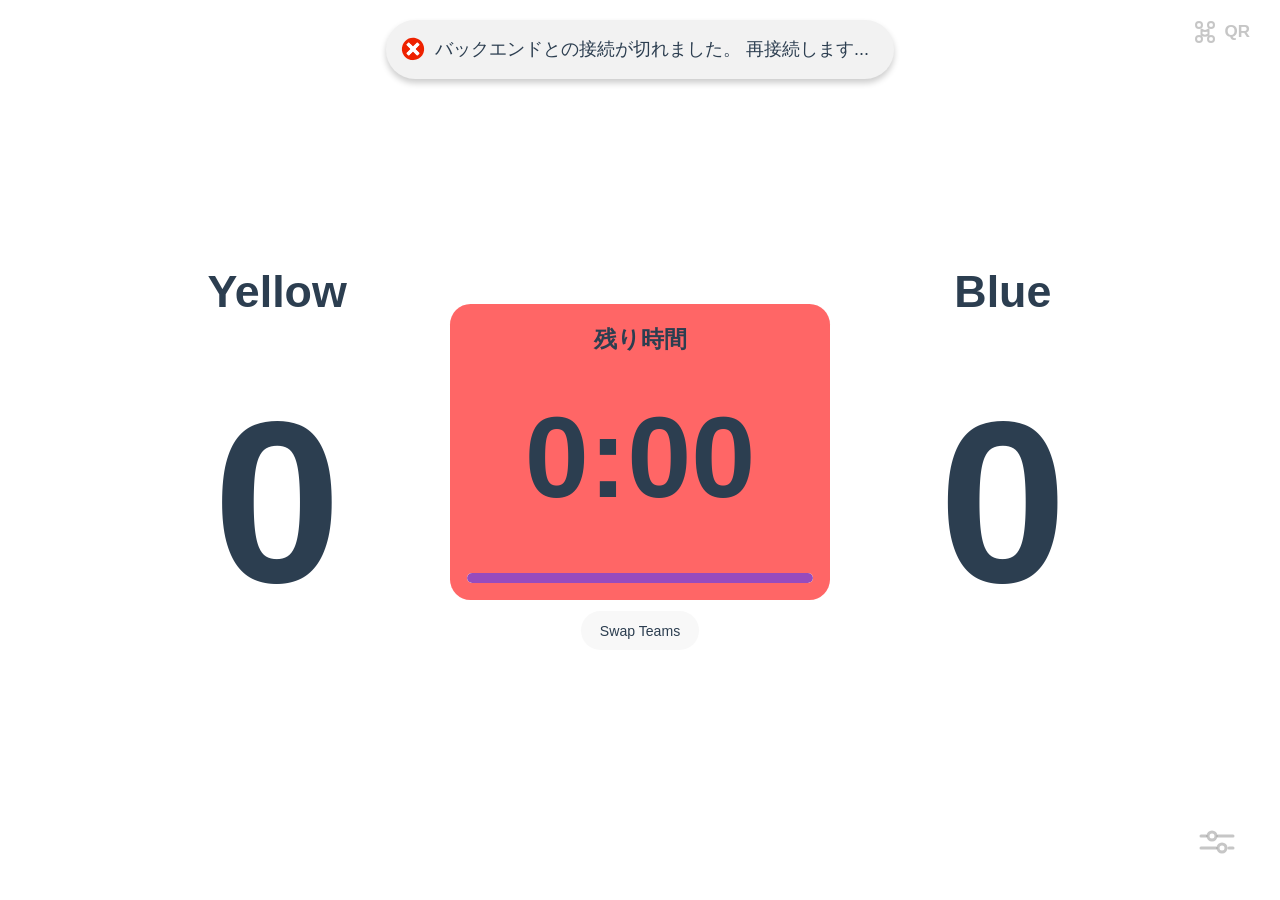
<file: app/src/main/resources/scoreboard/index.html>
<!DOCTYPE html>
<html lang="en">
  <head>
    <meta charset="UTF-8">
    <link rel="icon" href="./favicon.ico">
    <meta name="viewport" content="width=device-width, initial-scale=1.0">
    <title>Scoreboard</title>
    <script type="module" crossorigin src="./assets/index-BnPQitct.js"></script>
    <link rel="stylesheet" crossorigin href="./assets/index-BTsybE3x.css">
  </head>
  <body>
    <div id="app"></div>
  </body>
</html>
</file>
<file: app/src/main/resources/scoreboard/assets/index-BTsybE3x.css>
:root{--vt-c-white: #ffffff;--vt-c-white-soft: #f8f8f8;--vt-c-white-mute: #f2f2f2;--vt-c-black: #181818;--vt-c-black-soft: #222222;--vt-c-black-mute: #282828;--vt-c-indigo: #2c3e50;--vt-c-divider-light-1: rgba(60, 60, 60, .29);--vt-c-divider-light-2: rgba(60, 60, 60, .12);--vt-c-divider-dark-1: rgba(84, 84, 84, .65);--vt-c-divider-dark-2: rgba(84, 84, 84, .48);--vt-c-text-light-1: var(--vt-c-indigo);--vt-c-text-light-2: rgba(60, 60, 60, .66);--vt-c-text-dark-1: var(--vt-c-white);--vt-c-text-dark-2: rgba(235, 235, 235, .64)}:root{--vt-c-background-light-mat: #e6e6e6;--vt-c-background-dark-mat: #333333;--accent-purple: #974bbd;--vt-c-text-purple-light: #1c051f;--vt-c-text-purple-dark: #e1c1e7;--vt-c-background-purple-light: #e4cce8;--vt-c-background-purple-dark: #41205c;--vt-c-background-purple-light-mute: #d8b8de;--vt-c-background-purple-dark-mute: #582d7a;--vt-c-background-light-hazard: #ff6666;--vt-c-background-dark-hazard: #993d3d;--vt-c-start-modal-background-light: rgba(237, 237, 252, .9);--vt-c-start-modal-background-dark: rgba(50, 50, 80, .9)}:root{--color-background: var(--vt-c-white);--color-background-soft: var(--vt-c-white-soft);--color-background-mute: var(--vt-c-white-mute);--color-background-mat: var(--vt-c-background-light-mat);--color-background-btn2: rgba(0, 0, 0, .065);--color-background-console: var(--vt-c-white);--color-background-hazard: var(--vt-c-background-light-hazard);--color-border: var(--vt-c-divider-light-2);--color-border-hover: var(--vt-c-divider-light-1);--color-border-console: rgba(60, 60, 60, .2);--color-start-modal-background: var(--vt-c-start-modal-background-light);--color-heading: var(--vt-c-text-light-1);--color-text: var(--vt-c-text-light-1);--color-text-purple: var(--vt-c-text-purple-light);--color-background-purple: var(--vt-c-background-purple-light);--color-background-purple-mute: var(--vt-c-background-purple-light-mute);--accent-purple-hover: #8a40af;--accent-purple-weak: #be99d1;--section-gap: 160px}@media (prefers-color-scheme: dark){:root{--color-background: var(--vt-c-black);--color-background-soft: var(--vt-c-black-soft);--color-background-mute: var(--vt-c-black-mute);--color-background-mat: var(--vt-c-background-dark-mat);--color-background-btn2: var(--vt-c-background-dark-mat);--color-background-console: var(--vt-c-black-soft);--color-background-hazard: var(--vt-c-background-dark-hazard);--color-border: var(--vt-c-divider-dark-2);--color-border-hover: var(--vt-c-divider-dark-1);--color-border-console: rgba(255, 255, 255, 0);--color-start-modal-background: var(--vt-c-start-modal-background-dark);--color-heading: var(--vt-c-text-dark-1);--color-text: var(--vt-c-text-dark-2);--color-text-purple: var(--vt-c-text-purple-dark);--color-background-purple: var(--vt-c-background-purple-dark);--color-background-purple-mute: var(--vt-c-background-purple-dark-mute);--accent-purple-hover: #a25ec7;--accent-purple-weak: #652685}}:root{--font-size-ui-label: 1.3rem;--font-size-ui-txt-1: 1.3rem;--font-weight-ui-label: 500}@media (max-width: 600px){:root{--font-size-ui-label: 1.5rem;--font-size-ui-txt-1: 1.3rem;--font-weight-ui-label: 700}}:root{--vsbs-background: var(--color-background-console);--vsbs-handle-background: var(--color-border);--vsbs-shadow-color: var(--color-border-console)}*,*:before,*:after{box-sizing:border-box;margin:0;font-weight:400}body{min-height:100vh;color:var(--color-text);background:var(--color-background);transition:color .5s,background-color .5s;line-height:1.6;font-family:Inter,-apple-system,BlinkMacSystemFont,Segoe UI,Roboto,Oxygen,Ubuntu,Cantarell,Fira Sans,Droid Sans,Helvetica Neue,sans-serif;font-size:15px;text-rendering:optimizeLegibility;-webkit-font-smoothing:antialiased;-moz-osx-font-smoothing:grayscale}#app{margin:0 auto;padding:2rem;font-weight:400}a,.green{text-decoration:none;color:#00bd7e;transition:.4s;padding:3px}@media (hover: hover){a:hover{background-color:#00bd7e33}}@media (min-width: 1024px){body{display:flex;place-items:center}#app{display:grid;grid-template-columns:1fr 1fr;padding:0 2rem}}.team-score[data-v-6b1c99f3]{text-align:center}.team-name-input[data-v-6b1c99f3]{font-family:inherit;font-size:3.5vw;color:var(--color-text);text-align:center;border:none;background-color:transparent;font-weight:700;margin-top:4vw;width:22vw;transition:.2s}.score[data-v-6b1c99f3]{font-size:18vw;font-weight:700;transition:.2s}.goal[data-v-6b1c99f3]{transform:scale(1.3);transition:.3s;color:var(--accent-purple)}@media (orientation: portrait){.team-name-input[data-v-6b1c99f3]{font-size:4vw}.score[data-v-6b1c99f3]{font-size:22vw}}.timer-container[data-v-5ce8ae3c]{text-align:center;background-color:var(--color-background-mute);width:100%;padding:4.5%;border-radius:1.6vw;transition:background-color .5s}.timer-container[data-time-remaining="0"][data-v-5ce8ae3c]{background-color:var(--color-background-hazard)}.timer[data-v-5ce8ae3c]{font-size:9vw;font-weight:700;margin:.6vw 1.2vw 1.8vw}.timer-label[data-v-5ce8ae3c]{font-size:1.8vw;font-weight:600}.progress-bar[data-v-5ce8ae3c]{height:.8vw;width:100%;background-color:var(--color-background-mat);border-radius:.4vw;margin-top:auto;overflow:hidden}.progress-bar-fill[data-v-5ce8ae3c]{height:100%;background-color:var(--accent-purple);transition:width .5s ease;border-radius:.4vw}@media (orientation: portrait){.timer-label[data-v-5ce8ae3c]{font-size:2.5vw}}.scoreboard[data-v-d30dc5d4]{width:100%;display:flex;justify-content:center;align-items:center}.team-left[data-v-d30dc5d4],.team-right[data-v-d30dc5d4]{text-align:center;width:28%}.center_area[data-v-d30dc5d4]{text-align:center;width:35%;min-height:30vh;display:flex;flex-direction:column;justify-content:center;align-items:center;padding:1%}.spacer[data-v-d30dc5d4]{width:100%;height:6vh}.swap-button[data-v-d30dc5d4]{display:flex;justify-content:center;font-family:inherit;background-color:var(--color-background-soft);border:none;padding:3% 5%;margin-top:3%;font-size:1.1vw;color:var(--color-text);border-radius:3vh;cursor:pointer}.swap-button[data-v-d30dc5d4]:hover{background-color:var(--color-background-mute)}.swap-button[data-v-d30dc5d4]:active{background-color:var(--color-text);color:var(--color-background)}@media (orientation: portrait){.team-left[data-v-d30dc5d4],.team-right[data-v-d30dc5d4]{width:30%}.team-left[data-v-d30dc5d4]{transform:translate(-20%)}.team-right[data-v-d30dc5d4]{transform:translate(20%)}.center_area[data-v-d30dc5d4]{width:40%}.spacer[data-v-d30dc5d4]{height:3vh}.swap-button[data-v-d30dc5d4]{width:100%;border-radius:2vw;padding:7% 0;font-size:2.5vw;margin-top:6%;background-color:var(--color-background-mute)}}.modal-overlay[data-v-fdd7f0d8]{position:fixed;top:0;left:0;width:100%;height:100%;background-color:var(--color-start-modal-background);-webkit-backdrop-filter:blur(10px);backdrop-filter:blur(10px);display:flex;justify-content:center;align-items:center;z-index:1000}.start-container[data-v-fdd7f0d8]{display:flex;flex-direction:column;align-items:center;justify-content:center;overflow:hidden}.message-container[data-v-fdd7f0d8]{border-radius:50px;padding:20px 40px;text-align:center;width:60vw}.message[data-v-fdd7f0d8]{font-size:8vw;font-weight:700;color:var(--color-text);text-shadow:2px 2px 1px rgba(0,0,0,.3),-2px -2px 1px rgba(255,255,255,.5);animation:grow-fade-fdd7f0d8 1.2s infinite alternate ease-in-out}.slide-bar[data-v-fdd7f0d8]{position:absolute;width:40vw;height:1.8vw;border-radius:1vw;box-shadow:3px 3px 1px #0000004d,-3px -3px 1px #ffffff80}.top[data-v-fdd7f0d8]{top:28%;background-image:linear-gradient(45deg,#743fd7,#ae61f9);animation:slide-top-fdd7f0d8 1s cubic-bezier(.48,.91,.51,.05) forwards}.bottom[data-v-fdd7f0d8]{bottom:28%;background-image:linear-gradient(45deg,#ae61f9,#743fd7);animation:slide-bottom-fdd7f0d8 1s cubic-bezier(.48,.91,.51,.05) forwards}@keyframes grow-fade-fdd7f0d8{0%{transform:scale(.8);opacity:.8}60%{transform:scale(1);opacity:1}to{transform:scale(2);opacity:0}}@keyframes slide-top-fdd7f0d8{0%{transform:translate(-300%)}to{transform:translate(300%)}}@keyframes slide-bottom-fdd7f0d8{0%{transform:translate(300%)}to{transform:translate(-300%)}}.modal-backdrop[data-v-dbe3ed85]{position:fixed;top:0;left:0;width:100vw;height:100vh;background:linear-gradient(45deg,#75245e,#411d71);background-size:100% 100%;animation:gradient-animation-dbe3ed85 1s ease infinite;display:flex;justify-content:center;align-items:center;z-index:1000}@keyframes gradient-animation-dbe3ed85{0%{background-position:0% 50%}50%{background-position:100% 50%}to{background-position:0% 50%}}.modal-content[data-v-dbe3ed85]{display:flex;justify-content:center;align-items:center;color:#fff;transform:scale(1);transition:transform .1s ease-out}.goal-text span[data-v-dbe3ed85]{opacity:0;font-family:inherit;font-size:20vw;font-weight:600;transform:scale(0);display:inline-block;transition:opacity .1s ease,transform .1s ease}.goal-text span.visible[data-v-dbe3ed85]{opacity:1;transform:scale(1)}.modal-content.scale-up[data-v-dbe3ed85]{transform:scale(2)}.v-enter-from[data-v-dbe3ed85],.v-leave-to[data-v-dbe3ed85]{opacity:0;transition:opacity .5s ease}.modal-overlay[data-v-11b93ad9]{position:fixed;top:0;left:0;width:100vw;height:100vh;background:var(--color-background);display:flex;justify-content:center;align-items:center;z-index:1000}.modal-content[data-v-11b93ad9]{position:relative;width:100%;height:100%;background:transparent;display:flex;flex-direction:column;justify-content:center;align-items:center}.goal-text[data-v-11b93ad9]{position:relative;margin:0%;padding:0%;font-size:7vw;font-weight:700;color:var(--color-text);opacity:0;transform:scale(1.4);animation:fade-in-11b93ad9 .2s ease forwards}.goal-text.enlarge[data-v-11b93ad9]{animation:enlarge-11b93ad9 .1s ease forwards}.animated-goals[data-v-11b93ad9]{display:grid;grid-template-rows:repeat(7,minmax(0,1fr));position:absolute}.goal-row[data-v-11b93ad9]{opacity:0;margin:0%;animation:fade-in-11b93ad9 .2s ease forwards}.below-center[data-v-11b93ad9]{animation:fade-in-move-up-11b93ad9 .2s ease forwards}.above-center[data-v-11b93ad9]{animation:fade-in-move-down-11b93ad9 .2s ease forwards}.goal-fade[data-v-11b93ad9]{color:#0000;-webkit-text-stroke:3px var(--color-text)}@keyframes fade-in-11b93ad9{0%{opacity:0}to{opacity:1}}@keyframes enlarge-11b93ad9{0%{transform:scale(1)}to{transform:scale(2.5);opacity:1}}@keyframes fade-in-move-up-11b93ad9{0%{opacity:0;transform:translateY(-10vw)}to{opacity:1;transform:translateY(0)}}@keyframes fade-in-move-down-11b93ad9{0%{opacity:0;transform:translateY(+10vw)}to{opacity:1;transform:translateY(0)}}.notification[data-v-53342e91]{position:fixed;top:0%;min-height:24px;display:flex;align-items:center;background-color:var(--color-background-mute);font-size:18px;color:var(--color-text);padding:15px;border-radius:29px;box-shadow:0 4px 6px #0003;justify-content:center;transition:top .3s ease,opacity .3s ease;z-index:1000}.notification.slide-in[data-v-53342e91]{top:-20px;opacity:0}.notification.show[data-v-53342e91]{top:20px;opacity:1}.notification.slide-out[data-v-53342e91]{top:-50px;opacity:0}.notification.info[data-v-53342e91],.notification.success[data-v-53342e91],.notification.error[data-v-53342e91]{background-color:var(--color-background-mute)}.message[data-v-53342e91]{margin-left:10px;margin-right:10px}@media (orientation: portrait){.notification[data-v-53342e91]{font-size:1rem;max-width:80%}}.adjust-score[data-v-289d903a]{display:flex;flex-direction:column;align-items:flex-start;min-width:18rem;width:100%;gap:.9rem}.score-adjustment[data-v-289d903a]{display:grid;align-items:center;grid-template-columns:1fr 2.8rem .5fr 2.8rem .2fr;grid-auto-rows:2.8rem;width:100%}.score-adjustment span[data-v-289d903a]{font-size:var(--font-size-ui-txt-1);color:var(--color-text);text-align:center}.score[data-v-289d903a]{font-weight:700;transform:scale(1.2);text-align:center}button[data-v-289d903a]{font-size:1.8rem;height:2.8rem;width:2.8rem;color:var(--accent-purple);background-color:var(--color-background-btn2);border-radius:3rem;cursor:pointer;border:none}button[data-v-289d903a]:hover{background-color:var(--color-background-purple)}@media screen and (max-width: 768px){.adjust-score[data-v-289d903a]{gap:1.2rem;min-width:20rem;grid-template-columns:2fr 2.8rem 1fr 2.8rem .4fr}}.match-time-selector[data-v-ba482142]{width:100%;max-width:500px;margin:0 auto}label[data-v-ba482142]{font-size:var(--font-size-ui-label);font-weight:var(--font-weight-ui-label);color:var(--color-text);padding:8px;text-align:left}.time-display-row[data-v-ba482142]{display:flex;align-items:center;margin-bottom:20px;gap:15px;padding:.2rem;position:relative}.time-display[data-v-ba482142]{font-size:24px;font-weight:700;min-width:70px}.time-display.active-color[data-v-ba482142]{color:var(--accent-purple)}.slider-container[data-v-ba482142]{flex:1;position:relative}.time-slider[data-v-ba482142]{width:100%;height:8px;-moz-appearance:none;appearance:none;-webkit-appearance:none;background:var(--color-border);border-radius:4px;outline:none;position:absolute;top:0;left:0;z-index:2}.time-slider.overlay[data-v-ba482142]{background:transparent;pointer-events:none;z-index:1}.time-slider[data-v-ba482142]::-webkit-slider-thumb{-webkit-appearance:none;width:22px;height:22px;border-radius:50%;background:var(--accent-purple);cursor:pointer}.time-slider.overlay[data-v-ba482142]::-webkit-slider-thumb{width:18px;height:18px;background:var(--accent-purple-weak)}.time-slider[data-v-ba482142]::-webkit-slider-thumb:hover{transform:scale(1.1)}.time-slider[data-v-ba482142]::-moz-range-thumb{width:22px;height:22px;border-radius:50%;background:var(--accent-purple);cursor:pointer}.time-slider.overlay[data-v-ba482142]::-moz-range-thumb{width:18px;height:18px;background:var(--accent-purple-weak)}.preset-row[data-v-ba482142]{display:flex;justify-content:space-between;flex-wrap:wrap;gap:10px}.preset-btn[data-v-ba482142]{flex:1;min-width:70px;padding:10px 15px;color:var(--color-text);border:1px solid var(--color-border);border-radius:20px;background-color:var(--color-background-soft);cursor:pointer;text-align:center;transition:all .2s ease}.preset-btn[data-v-ba482142]:hover{background-color:var(--color-background-mute)}.preset-btn.active[data-v-ba482142]{background-color:var(--accent-purple);color:var(--color-text);border-color:var(--accent-purple)}@media (max-width: 480px){.time-display[data-v-ba482142]{text-align:center}.preset-btn[data-v-ba482142]{padding:8px 10px;font-size:14px}}.reset-start[data-v-3c5f8280]{display:flex;gap:10px}.button-area[data-v-3c5f8280]{display:flex;align-content:center;gap:3%}button[data-v-3c5f8280]{display:flex;justify-content:center;border:none;font:inherit;font-size:1.4rem;font-weight:600;cursor:pointer}.p-btn[data-v-3c5f8280]{background-color:var(--accent-purple);color:var(--color-background-mute)}.p-btn[data-v-3c5f8280]:hover{background-color:var(--accent-purple-hover)}.s-btn[data-v-3c5f8280]{background-color:inherit;color:var(--accent-purple);border:1px solid var(--accent-purple)}.s-btn[data-v-3c5f8280]:hover{background-color:var(--color-background-mute);color:var(--accent-purple-hover);border:1px solid var(--accent-purple-hover)}button[data-v-3c5f8280]:active{background-color:var(--color-text-purple);color:var(--color-background-purple-mute)}@media (orientation: portrait){.reset-start[data-v-3c5f8280]{width:100%;flex-direction:column}.button-area[data-v-3c5f8280]{margin-top:.2rem;flex-direction:row}button[data-v-3c5f8280]{width:50%;padding:1rem 0;border-radius:3rem}}@media (orientation: landscape){.reset-start[data-v-3c5f8280]{width:100%;min-width:10rem;flex-direction:column}.button-area[data-v-3c5f8280]{flex-direction:column;gap:.6rem}button[data-v-3c5f8280]{width:100%;padding:.62rem 0;border-radius:2rem;font-size:1rem}}button[data-v-2be2e04e]:hover{background-color:var(--color-background-soft)}.toggle-button[data-v-2be2e04e]{position:fixed;border:none;box-shadow:none;padding:1.2rem;border-radius:50%;cursor:pointer;display:flex;justify-content:center;align-items:center;background-color:var(--color-background);color:var(--color-border-hover);bottom:1.6vw;right:2vw}.toggle-button[data-v-2be2e04e]:hover{background-color:var(--color-background-mute);color:var(--color-text)}.toggle-button[data-v-2be2e04e]:hover:before{content:"ゲーム進行、得点、試合時間の調整";position:absolute;font-size:var(--font-size-ui-txt-1);left:-22rem;background-color:var(--color-background);padding:.5rem;border-radius:.5rem;white-space:nowrap}.remocon-area[data-v-2be2e04e]{position:fixed;background-color:var(--color-background-console);display:flex;justify-content:center;align-items:center;flex-direction:row;padding:1.4rem 1.6rem;z-index:1000;right:1%;width:auto;bottom:1rem;border:solid 1px var(--color-border);border-radius:2vw}.label[data-v-2be2e04e]{font-size:var(--font-size-ui-label);font-weight:var(--font-weight-ui-label);color:var(--color-text);margin-bottom:1rem;align-self:flex-start;text-align:center}.content[data-v-2be2e04e]{display:flex;flex-direction:column;align-items:center;gap:1rem}.spacer[data-v-2be2e04e]{margin:0 1.8rem;width:1px;height:9.5rem;background-color:var(--color-border-hover)}.close-button[data-v-2be2e04e]{border:none;border-radius:50%;background-color:inherit;color:var(--color-text);cursor:pointer}.close-button[data-v-2be2e04e]{position:absolute;right:.7vw;top:.7vw;border-radius:50%}.close-button[data-v-2be2e04e]:hover{background-color:var(--color-background-mute)}@media (prefers-color-scheme: light){.remocon-area[data-v-2be2e04e]{box-shadow:0 2px 10px #0003;box-shadow:5px 5px 15px #0000001a,-5px -5px 15px #ffffffb3}}[data-vsbs-container][data-v-7f53bf25]{position:fixed;top:0;right:0;bottom:0;left:0;overflow:hidden;pointer-events:none;z-index:9999;visibility:visible}[data-vsbs-backdrop][data-v-7f53bf25]{background-color:var(--vsbs-backdrop-bg, rgba(0, 0, 0, .5));top:0;right:0;bottom:0;left:0;pointer-events:auto;position:fixed;-webkit-user-select:none;user-select:none;will-change:opacity;z-index:1}[data-vsbs-shadow=true][data-v-7f53bf25]{box-shadow:0 -5px 60px 0 var(--vsbs-shadow-color, rgba(89, 89, 89, .2))}[data-vsbs-sheet][data-v-7f53bf25]{background-color:var(--vsbs-background, #fff);border-top-left-radius:var(--vsbs-border-radius, 16px);border-top-right-radius:var(--vsbs-border-radius, 16px);bottom:0;display:flex;flex-direction:column;left:0;margin-left:auto;margin-right:auto;max-height:inherit;max-width:var(--vsbs-max-width, 640px);pointer-events:all;position:fixed;right:0;transition:var(--14f7879e);visibility:hidden;width:100%;will-change:height;z-index:2}[data-vsbs-sheet-show=true][data-v-7f53bf25]{visibility:visible}[data-vsbs-header][data-v-7f53bf25]{box-shadow:0 1px 0 var(--vsbs-border-color, rgba(46, 59, 66, .125));flex-shrink:0;padding:20px var(--vsbs-padding-x, 16px) 8px;-webkit-user-select:none;user-select:none;z-index:3}[data-vsbs-header][data-v-7f53bf25]:before{background-color:var(--vsbs-handle-background, rgba(0, 0, 0, .28));border-radius:2px;content:"";display:block;height:4px;left:50%;position:absolute;top:8px;transform:translate(-50%);width:36px}[data-vsbs-header][data-v-7f53bf25]:empty{box-shadow:none;padding:12px var(--vsbs-padding-x, 16px) 8px}[data-vsbs-footer][data-v-7f53bf25]{box-shadow:0 -1px 0 var(--vsbs-border-color, rgba(46, 59, 66, .125));flex-grow:0;flex-shrink:0;padding:16px var(--vsbs-padding-x, 16px);-webkit-user-select:none;user-select:none}[data-vsbs-footer][data-v-7f53bf25]:empty{display:none}[data-vsbs-scroll][data-v-7f53bf25]{flex-grow:1;overflow-y:auto;overscroll-behavior:contain}[data-vsbs-content-wrapper][data-v-7f53bf25]{height:100%}[data-vsbs-content][data-v-7f53bf25]{display:grid;padding:1vh var(--vsbs-padding-x, 16px);-webkit-user-select:none;user-select:none}.fade-enter-active[data-v-7f53bf25],.fade-leave-active[data-v-7f53bf25]{transition:var(--5872cb4c)}.fade-enter-from[data-v-7f53bf25],.fade-leave-to[data-v-7f53bf25]{opacity:0}.toggle-button[data-v-ab3c722d]{position:absolute;padding:1.2rem;width:90%;cursor:pointer;display:flex;justify-content:center;align-items:center;background-color:var(--color-background-purple);font-weight:700;border:none;border-radius:3rem;bottom:5vw}.toggle-button[data-v-ab3c722d]:active{transform:scale(.95)}.setting-icon[data-v-ab3c722d]{color:var(--color-text);margin-right:.8rem}.entry-btn-text[data-v-ab3c722d]{color:var(--color-text);font-weight:700}.spacer[data-v-ab3c722d]{width:50%;height:2rem}.remocon-content[data-v-ab3c722d]{display:flex;flex-direction:column;align-items:center;padding:.1rem .25rem}.label[data-v-ab3c722d]{align-self:start;font-size:var(--font-size-ui-label);font-weight:var(--font-weight-ui-label);color:var(--color-text);padding:8px;text-align:left}.close-button[data-v-ab3c722d]{display:flex;justify-self:center;background-color:inherit;color:var(--color--text);width:3rem;height:3rem;border-radius:50%;border:solid 1px var(--color-border);margin-top:1.5rem;padding:.5rem;cursor:pointer}button[data-v-40c5a868]{position:fixed;top:10px;right:10px;padding:10px 20px;background-color:var(--color-background);color:var(--color-border-hover);border:none;border-radius:2rem;font-size:17px;font-weight:700;cursor:pointer;display:flex;align-items:center;transition:.1s}button[data-v-40c5a868]:hover{color:var(--color-text);background-color:var(--color-background-soft)}svg[data-v-40c5a868]{margin-right:8px}@media screen and (max-width: 768px){button[data-v-40c5a868]{display:none}}#app{width:100%;display:flex;justify-content:center;align-items:center}
</file>
